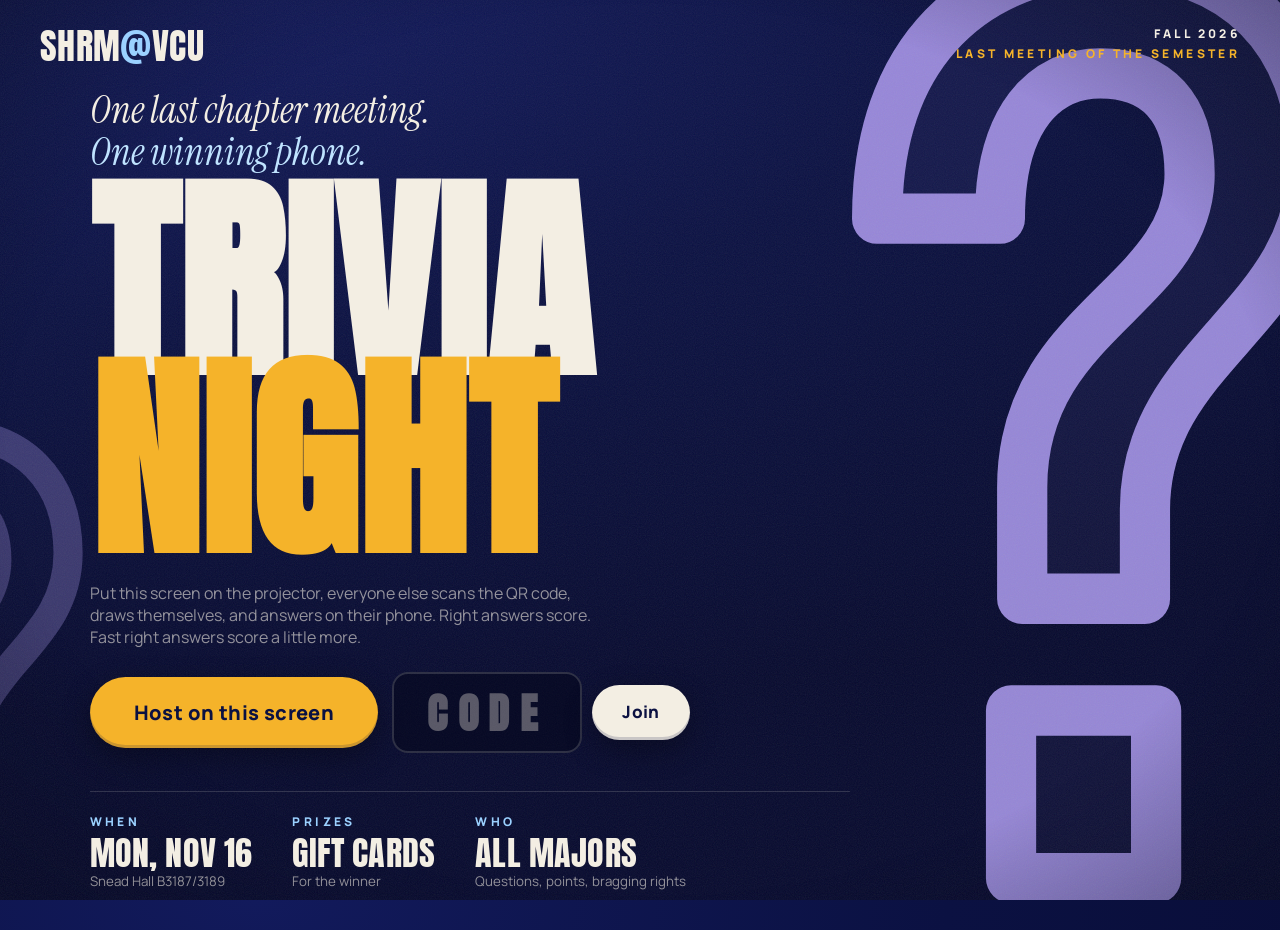
<file: index.html>
<!DOCTYPE html>
<html lang="en">
<head>
<meta charset="utf-8">
<meta name="viewport" content="width=device-width, initial-scale=1, viewport-fit=cover, maximum-scale=1">
<meta name="theme-color" content="#0B1142">
<title>Trivia Night — SHRM at VCU</title>
<meta name="description" content="SHRM at VCU Trivia Night. Draw yourself, join from your phone, answer fast.">
<meta property="og:title" content="SHRM@VCU Trivia Night">
<meta property="og:description" content="One last chapter meeting. One winning table. Join from your phone.">
<meta property="og:type" content="website">
<link rel="icon" href="data:image/svg+xml,%3Csvg xmlns='http://www.w3.org/2000/svg' viewBox='0 0 64 64'%3E%3Crect width='64' height='64' rx='12' fill='%230B1142'/%3E%3Ctext x='32' y='50' font-family='Impact,sans-serif' font-size='48' fill='%23A896EA' text-anchor='middle'%3E%3F%3C/text%3E%3C/svg%3E">
<link rel="preconnect" href="https://fonts.googleapis.com">
<link rel="preconnect" href="https://fonts.gstatic.com" crossorigin>
<link href="https://fonts.googleapis.com/css2?family=Anton&family=Instrument+Serif:ital@1&family=Manrope:wght@600;700;800&display=swap" rel="stylesheet">
<link rel="stylesheet" href="css/style.css">
</head>
<body>

<div class="bg">
  <div class="qmark"><svg viewBox="0 0 100 190" preserveAspectRatio="none"><path d="M14 52 C14 18 36 6 56 6 C78 6 92 20 92 42 C92 70 62 76 62 104 L62 120 L40 120 L40 100 C40 70 70 66 70 44 C70 32 64 26 54 26 C44 26 36 34 36 52 Z M38 140 L64 140 L64 170 L38 170 Z"/></svg></div>
  <div class="qmark two"><svg viewBox="0 0 100 190" preserveAspectRatio="none"><path d="M14 52 C14 18 36 6 56 6 C78 6 92 20 92 42 C92 70 62 76 62 104 L62 120 L40 120 L40 100 C40 70 70 66 70 44 C70 32 64 26 54 26 C44 26 36 34 36 52 Z M38 140 L64 140 L64 170 L38 170 Z"/></svg></div>
  <div class="vignette"></div>
</div>
<div class="grain"></div>

<main id="app"></main>

<script src="vendor/qrcode.min.js"></script>
<script src="js/questions.js"></script>
<script src="js/ui.js"></script>
<script src="js/net.js"></script>
<script src="js/avatar.js"></script>
<script src="js/host.js"></script>
<script src="js/player.js"></script>
<script>
(function () {
  "use strict";
  var U = window.UI;

  function hashCode() {
    var h = (location.hash || "").replace(/^#\/?/, "").trim().toUpperCase();
    return /^[A-Z0-9]{4}$/.test(h) ? h : "";
  }

  function paintLanding() {
    U.render(
      '<div class="topbar"><div class="wordmark">SHRM<b>@</b>VCU</div>' +
        '<div class="right"><div class="eyebrow">Fall 2026</div><div class="eyebrow gold">Last meeting of the semester</div></div></div>' +
      '<div class="landing">' +
        '<p class="tag serif rise">One last chapter meeting.<br><span class="sky">One winning phone.</span></p>' +
        '<h1 class="display rise d1"><span class="l1">Trivia</span><span class="l2">Night</span></h1>' +
        '<p class="blurb rise d2">Put this screen on the projector, everyone else scans the QR code, draws themselves, ' +
        'and answers on their phone. Right answers score. Fast right answers score a little more.</p>' +
        '<div class="actions rise d3">' +
          '<button class="btn gold big" id="hostBtn">Host on this screen</button>' +
          '<form class="joinform" id="joinForm">' +
            '<input class="field codefield" id="codeIn" maxlength="4" placeholder="CODE" ' +
            'autocomplete="off" autocapitalize="characters" spellcheck="false" inputmode="text">' +
            '<button class="btn" type="submit">Join</button>' +
          '</form>' +
        '</div>' +
        '<div class="facts rise d4">' +
          '<div><div class="eyebrow">When</div><div class="display">Mon, Nov 16</div><small>Snead Hall B3187/3189</small></div>' +
          '<div><div class="eyebrow">Prizes</div><div class="display">Gift cards</div><small>For the winner</small></div>' +
          '<div><div class="eyebrow">Who</div><div class="display">All majors</div><small>Questions, points, bragging rights</small></div>' +
        '</div>' +
      '</div>'
    );
    U.on("#hostBtn", "click", function () {
      history.replaceState(null, "", location.pathname + "?host=1");
      startHost();
    });
    document.getElementById("joinForm").addEventListener("submit", function (e) {
      e.preventDefault();
      var v = (document.getElementById("codeIn").value || "").trim().toUpperCase();
      if (!/^[A-Z0-9]{4}$/.test(v)) { U.toast("That code should be 4 characters", true); return; }
      location.hash = "#" + v;
      startPlayer(v);
    });
    document.getElementById("codeIn").addEventListener("input", function (e) {
      e.target.value = e.target.value.toUpperCase().replace(/[^A-Z0-9]/g, "");
    });
  }

  var booted = false;
  function startHost() {
    if (booted) return; booted = true;
    document.title = "Trivia Night — host";
    document.body.classList.add("is-host");
    window.HOST.start();
  }
  function startPlayer(code) {
    if (booted) return; booted = true;
    document.title = "Trivia Night — " + code;
    document.body.classList.add("is-player");
    window.PLAYER.start(code);
  }

  var params = new URLSearchParams(location.search);
  if (params.get("host")) startHost();
  else if (hashCode()) startPlayer(hashCode());
  else paintLanding();

  window.addEventListener("hashchange", function () {
    if (!booted && hashCode()) startPlayer(hashCode());
  });
})();
</script>
</body>
</html>
</file>
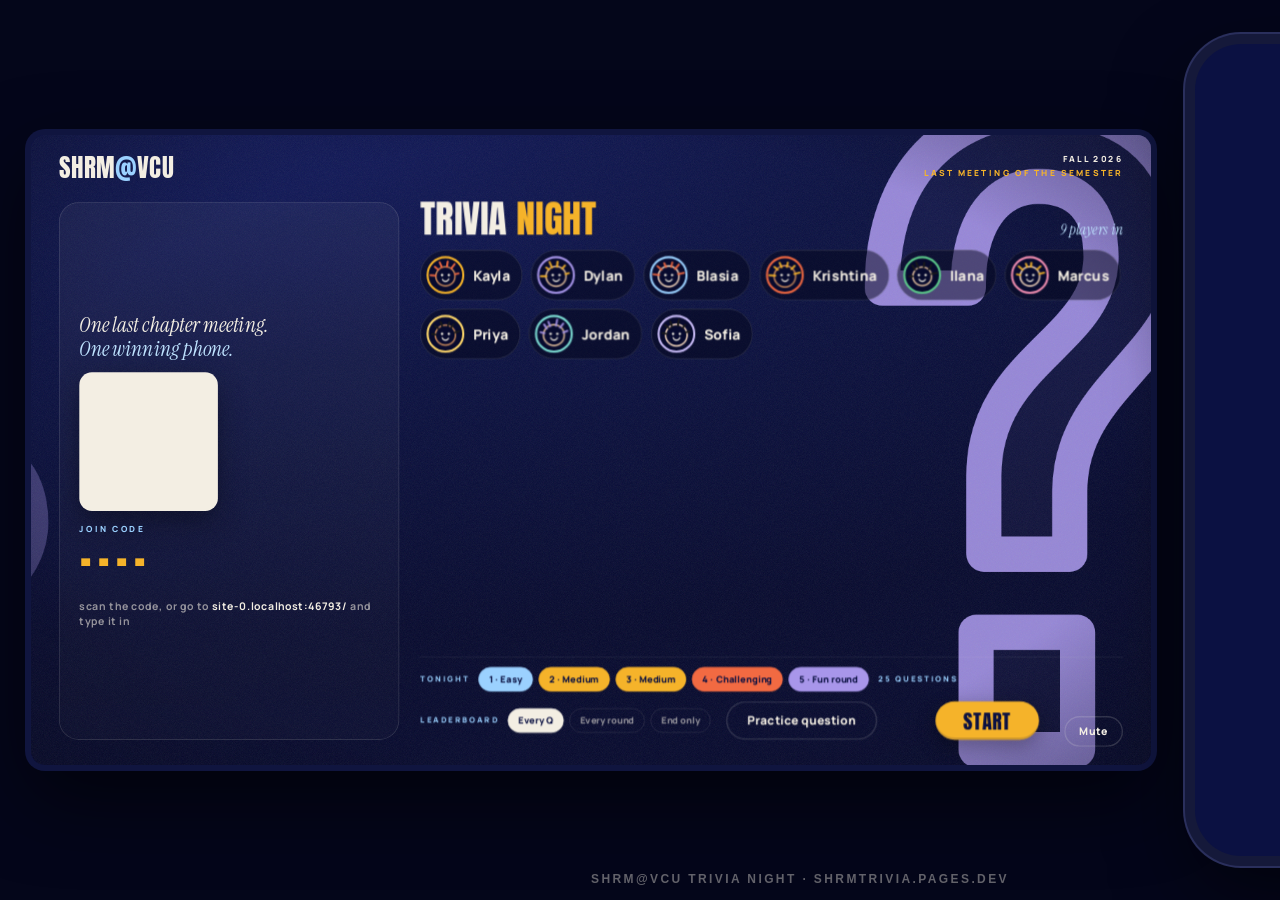
<file: tools/demo.html>
<!DOCTYPE html>
<html lang="en">
<head>
<meta charset="utf-8">
<title>Trivia Night demo: big screen + phone</title>
<style>
  html, body { margin: 0; height: 100%; background: #04061A; font-family: "Manrope", "Segoe UI", sans-serif; color: #F3EEE3; overflow: hidden; }
  .wrap { position: relative; width: 1600px; height: 900px; display: flex; align-items: center; justify-content: center; gap: 44px; }
  .label { position: absolute; top: 14px; font-weight: 800; font-size: 12px; letter-spacing: .3em; text-transform: uppercase; color: #9BD1FF; }
  .screen { position: relative; width: 1120px; height: 630px; border-radius: 14px; overflow: hidden; box-shadow: 0 0 0 6px #10153F, 0 30px 80px rgba(0,0,0,.6); background: #0B1142; }
  .screen .label { left: 0; top: -34px; }
  .screen iframe { width: 1600px; height: 900px; border: 0; transform: scale(.7); transform-origin: 0 0; }
  .phone { position: relative; width: 375px; height: 812px; border-radius: 46px; overflow: hidden; box-shadow: 0 0 0 10px #15193A, 0 0 0 12px #2A2F5C, 0 30px 80px rgba(0,0,0,.6); background: #0B1142; }
  .phone .label { left: 0; right: 0; text-align: center; top: -34px; }
  .phone iframe { width: 375px; height: 812px; border: 0; }
  .phone::after { content: ""; position: absolute; left: 50%; top: 10px; width: 120px; height: 28px; margin-left: -60px; background: #15193A; border-radius: 999px; pointer-events: none; }
  .holder { position: relative; }
  .foot { position: absolute; left: 0; right: 0; bottom: 14px; text-align: center; font-size: 12px; letter-spacing: .2em; text-transform: uppercase; color: rgba(243,238,227,.4); font-weight: 800; }
</style>
</head>
<body>
<div class="wrap">
  <div class="holder"><div class="label">Big screen (projector)</div><div class="screen"><iframe id="host" src="../?host=1&bots=9&fast"></iframe></div></div>
  <div class="holder"><div class="label">A player's phone</div><div class="phone"><iframe id="phone" src="about:blank"></iframe></div></div>
  <div class="foot">SHRM@VCU Trivia Night · shrmtrivia.pages.dev</div>
</div>
<script>
  // Once the host has a room code, point the phone at it (same origin, so we can peek).
  var t = setInterval(function () {
    try {
      var w = document.getElementById("host").contentWindow;
      var code = w.TRIVIA && w.TRIVIA.state().code;
      if (code) { document.getElementById("phone").src = "../#" + code; clearInterval(t); }
    } catch (e) {}
  }, 300);
</script>
</body>
</html>
</file>
<file: css/style.css>
/* SHRM TRIVIA NIGHT - styled after the Fall 2026 Trivia Night flyer:
   deep navy ground, cream + gold condensed display type, italic serif taglines,
   a giant outlined lavender question mark drifting behind everything. */

:root {
  --navy: #0B1142;
  --navy-2: #070A2E;
  --ink: #04061A;
  --cream: #F3EEE3;
  --cream-2: #E8E1D1;
  --gold: #F5B32A;
  --gold-2: #FFCB5C;
  --lav: #A896EA;
  --lav-2: #C7BAF5;
  --sky: #9BD1FF;
  --sky-2: #BFE3FF;
  --melon: #F26A42;
  --mute: rgba(243, 238, 227, .58);
  --line: rgba(243, 238, 227, .16);
  --display: "Anton", "Impact", "Arial Narrow", sans-serif;
  --serif: "Instrument Serif", "Georgia", serif;
  --sans: "Manrope", "Segoe UI", system-ui, sans-serif;
  --ease: cubic-bezier(.2, .8, .2, 1);
  --spring: cubic-bezier(.34, 1.56, .64, 1);
}

* { box-sizing: border-box; }
html, body { height: 100%; }
body {
  margin: 0;
  background: var(--navy);
  background-image:
    radial-gradient(120% 80% at 20% 0%, #121A5C 0%, var(--navy) 45%, var(--navy-2) 100%);
  color: var(--cream);
  font-family: var(--sans);
  font-size: 16px;
  line-height: 1.35;
  overflow: auto;
  -webkit-font-smoothing: antialiased;
  -webkit-tap-highlight-color: transparent;
}
button, input { font: inherit; color: inherit; }
button { cursor: pointer; }
img { display: block; }

/* ---------------- background ---------------- */
.bg { position: fixed; inset: 0; z-index: 0; pointer-events: none; overflow: hidden; }
.bg .qmark {
  position: absolute; right: -6vw; top: -8vh; width: 62vmin; height: 118vmin;
  color: var(--lav); opacity: .9;
  animation: qfloat 14s ease-in-out infinite;
  will-change: transform;
}
.bg .qmark.two {
  left: -18vw; right: auto; top: 46vh; width: 36vmin; height: 70vmin;
  opacity: .32; animation-duration: 19s; animation-delay: -6s;
}
.bg .qmark svg { width: 100%; height: 100%; overflow: visible; }
.bg .qmark path { fill: rgba(168, 150, 234, .07); stroke: currentColor; stroke-width: 9; stroke-linejoin: round; }
@keyframes qfloat {
  0%, 100% { transform: translate3d(0, 0, 0) rotate(-2deg); }
  50% { transform: translate3d(-1.5vw, 2.5vh, 0) rotate(2deg); }
}
.bg .vignette { position: absolute; inset: 0; background: radial-gradient(90% 90% at 50% 50%, transparent 55%, rgba(4, 6, 26, .75) 100%); }
.grain {
  position: fixed; inset: 0; z-index: 1; pointer-events: none; opacity: .09;
  background-image: url("data:image/svg+xml,%3Csvg xmlns='http://www.w3.org/2000/svg' width='220' height='220'%3E%3Cfilter id='n'%3E%3CfeTurbulence type='fractalNoise' baseFrequency='.9' numOctaves='2' stitchTiles='stitch'/%3E%3C/filter%3E%3Crect width='100%25' height='100%25' filter='url(%23n)'/%3E%3C/svg%3E");
  /* Static on purpose: an animated grain reads as the question mark shaking on some screens. */
}

#app { position: relative; z-index: 2; height: 100%; }
#confetti { position: fixed; inset: 0; z-index: 50; pointer-events: none; }
#toast {
  position: fixed; left: 50%; bottom: 28px; transform: translate(-50%, 20px); z-index: 60;
  background: var(--cream); color: var(--navy); font-weight: 700; padding: 12px 18px; border-radius: 999px;
  opacity: 0; transition: all .3s var(--ease); pointer-events: none; max-width: 90vw; text-align: center;
}
#toast.show { opacity: 1; transform: translate(-50%, 0); }
#toast.bad { background: var(--melon); color: var(--cream); }

/* ---------------- type ---------------- */
.display { font-family: var(--display); text-transform: uppercase; letter-spacing: .005em; line-height: .88; }
.serif { font-family: var(--serif); font-style: italic; font-weight: 400; letter-spacing: 0; }
.eyebrow { font-family: var(--sans); font-weight: 800; font-size: 12px; letter-spacing: .28em; text-transform: uppercase; }
.gold { color: var(--gold); } .lav { color: var(--lav); } .sky { color: var(--sky); } .cream { color: var(--cream); } .melon { color: var(--melon); }

/* ---------------- shared chrome ---------------- */
.topbar {
  position: absolute; left: 0; right: 0; top: 0; z-index: 5;
  display: flex; align-items: center; justify-content: space-between;
  padding: 26px 40px 0;
}
.wordmark { font-family: var(--display); font-size: 36px; line-height: 1; letter-spacing: .01em; color: var(--cream); }
.wordmark b { color: var(--sky); font-weight: 400; }
.topbar .right { text-align: right; }
.topbar .right .eyebrow { color: var(--cream); font-size: 12px; margin-bottom: 4px; }
.topbar .right .eyebrow.gold { color: var(--gold); }

.btn {
  display: inline-flex; align-items: center; justify-content: center; gap: 10px;
  background: var(--cream); color: var(--navy); border: 0; border-radius: 999px;
  padding: 16px 30px; font-weight: 800; font-size: 17px; letter-spacing: .02em;
  box-shadow: 0 10px 30px rgba(0, 0, 0, .3), inset 0 -3px 0 rgba(11, 17, 66, .18);
  transition: transform .18s var(--spring), box-shadow .18s, filter .18s;
}
.btn:hover { transform: translateY(-2px); filter: brightness(1.04); }
.btn:active { transform: translateY(1px) scale(.98); }
.btn.gold { background: var(--gold); color: var(--navy); }
.btn.lav { background: var(--lav); color: var(--navy); }
.btn.ghost { background: transparent; color: var(--cream); box-shadow: inset 0 0 0 2px var(--line); }
.btn.big { padding: 22px 44px; font-size: 20px; }
.btn[disabled] { opacity: .45; pointer-events: none; }
.btn.display { font-family: var(--display); font-weight: 400; font-size: 28px; letter-spacing: .04em; padding: 16px 40px 14px; }

.field {
  width: 100%; background: rgba(4, 6, 26, .5); border: 2px solid var(--line); border-radius: 16px;
  padding: 16px 18px; font-size: 20px; font-weight: 700; color: var(--cream); outline: 0;
  transition: border-color .2s, box-shadow .2s;
}
.field::placeholder { color: rgba(243, 238, 227, .35); font-weight: 600; }
.field:focus { border-color: var(--gold); box-shadow: 0 0 0 4px rgba(245, 179, 42, .18); }
.codefield { text-align: center; font-family: var(--display); font-size: 42px; letter-spacing: .25em; text-transform: uppercase; padding: 12px 10px 8px; }

.rule { height: 1px; background: var(--line); }

/* ---------------- landing ---------------- */
.landing {
  min-height: 100%; display: flex; flex-direction: column; justify-content: center; align-items: flex-start;
  padding: 90px 7vw 40px; max-width: 980px;
}
.landing .tag { font-size: clamp(22px, 3.2vw, 38px); color: var(--cream); line-height: 1.1; margin: 0 0 14px; }
.landing .tag .sky { color: var(--sky-2); }
.landing h1 { margin: 0 0 26px; font-size: clamp(84px, 17vw, 230px); }
.landing h1 .l1 { display: block; color: var(--cream); }
.landing h1 .l2 { display: block; color: var(--gold); margin-top: -.06em; }
.landing .blurb { color: var(--mute); max-width: 520px; margin: 0 0 24px; font-size: 16px; }
.landing .actions { display: flex; gap: 14px; flex-wrap: wrap; align-items: center; }
.joinform { display: flex; gap: 10px; align-items: center; }
.joinform .codefield { width: 190px; }
.landing .facts { display: flex; gap: 40px; margin-top: 38px; padding-top: 22px; border-top: 1px solid var(--line); width: 100%; max-width: 760px; }
.landing .facts .eyebrow { color: var(--sky); margin-bottom: 8px; }
.landing .facts .display { font-size: 34px; }
.landing .facts small { display: block; color: var(--mute); margin-top: 4px; }

/* ---------------- reveal animations ---------------- */
.rise { animation: rise .7s var(--ease) both; }
.rise.d1 { animation-delay: .08s; } .rise.d2 { animation-delay: .16s; } .rise.d3 { animation-delay: .24s; } .rise.d4 { animation-delay: .32s; } .rise.d5 { animation-delay: .4s; }
@keyframes rise { from { opacity: 0; transform: translateY(26px); } to { opacity: 1; transform: none; } }
.pop { animation: pop .55s var(--spring) both; }
@keyframes pop { from { opacity: 0; transform: scale(.6) rotate(-4deg); } to { opacity: 1; transform: none; } }
.pulse { animation: pulse 1.6s ease-in-out infinite; }
@keyframes pulse { 0%, 100% { opacity: .55; } 50% { opacity: 1; } }
.shake { animation: shake .5s; }
@keyframes shake { 0%, 100% { transform: none; } 20% { transform: translateX(-8px); } 40% { transform: translateX(8px); } 60% { transform: translateX(-5px); } 80% { transform: translateX(5px); } }

/* ============================================================
   HOST (big screen)
   ============================================================ */
.host { height: 100%; position: relative; }
.host .stage { position: absolute; inset: 0; padding: 96px 40px 36px; display: flex; flex-direction: column; }

/* -- lobby -- */
.lobby { display: grid; grid-template-columns: minmax(330px, 32%) minmax(0, 1fr); gap: 30px; height: 100%; min-width: 0; }
.lobby .join {
  display: flex; flex-direction: column; gap: 18px; justify-content: center;
  padding: 26px 28px; border: 1px solid var(--line); border-radius: 28px;
  background: linear-gradient(180deg, rgba(243, 238, 227, .05), rgba(243, 238, 227, .02));
  position: relative; overflow: hidden;
}
.lobby .join .tag { font-size: clamp(20px, 2vw, 30px); line-height: 1.1; margin: 0; }
.lobby .join .tag .sky { color: var(--sky-2); }
.lobby .qr { width: min(260px, 22vh); height: min(260px, 22vh); background: var(--cream); padding: 10px; border-radius: 18px; align-self: flex-start; box-shadow: 0 14px 40px rgba(0, 0, 0, .35); }
.lobby .qr img, .lobby .qr canvas { width: 100% !important; height: 100% !important; border-radius: 8px; }
.lobby .codewrap .eyebrow { color: var(--sky); margin-bottom: 4px; }
.lobby .code { font-size: clamp(64px, 9vh, 112px); color: var(--gold); letter-spacing: .08em; }
.lobby .url { color: var(--mute); font-weight: 700; letter-spacing: .06em; font-size: 15px; text-transform: lowercase; }
.lobby .url b { color: var(--cream); }

.lobby .room { display: flex; flex-direction: column; min-height: 0; min-width: 0; }
.lobby .room .head { display: flex; align-items: baseline; justify-content: space-between; margin-bottom: 14px; }
.lobby .room .head .display { font-size: clamp(42px, 6vh, 72px); }
.lobby .room .head .display b { color: var(--gold); font-weight: 400; }
.lobby .room .head .serif { color: var(--sky-2); font-size: 22px; }
.roster { flex: 1; min-height: 0; overflow: hidden; display: flex; flex-wrap: wrap; gap: 12px; align-content: flex-start; }
.roster .empty { width: 100%; color: var(--mute); font-size: 20px; padding: 30px 0; }
.pcard {
  display: flex; align-items: center; gap: 12px; padding: 8px 16px 8px 8px; border-radius: 999px;
  background: rgba(4, 6, 26, .5); border: 1px solid var(--line);
  animation: pop .6s var(--spring) both;
}
.pcard .av { width: 54px; height: 54px; border-radius: 50%; background: var(--navy-2); border: 3px solid var(--pc, var(--gold)); overflow: hidden; flex: none; }
.pcard .av img { width: 100%; height: 100%; object-fit: cover; }
.pcard .nm { font-weight: 800; font-size: 20px; letter-spacing: .01em; white-space: nowrap; }
.pcard.gone { opacity: .35; filter: grayscale(1); }

.lobby .settings { display: flex; align-items: center; gap: 14px 22px; flex-wrap: wrap; padding-top: 14px; border-top: 1px solid var(--line); margin-top: 12px; }
.lobby .settings .grp { display: flex; align-items: center; gap: 8px; flex-wrap: wrap; }
.lobby .settings .eyebrow { color: var(--sky); margin-right: 4px; font-size: 11px; }
.chip {
  border: 1.5px solid var(--line); background: transparent; color: var(--mute); border-radius: 999px;
  padding: 8px 14px; font-weight: 800; font-size: 13px; letter-spacing: .02em; transition: all .15s; white-space: nowrap;
}
.chip.on { background: var(--cream); color: var(--navy); border-color: var(--cream); }
.chip.on.gold { background: var(--gold); border-color: var(--gold); }
.chip.on.lav { background: var(--lav); border-color: var(--lav); }
.chip.on.sky { background: var(--sky); border-color: var(--sky); }
.chip.on.melon { background: var(--melon); border-color: var(--melon); }
.lobby .settings .start { margin-left: auto; margin-right: 120px; }

/* -- question header -- */
.qhead { display: flex; align-items: center; justify-content: space-between; margin-bottom: 18px; }
.qhead .cat { display: flex; align-items: center; gap: 14px; }
.qhead .cat .pill { font-family: var(--display); font-size: 22px; letter-spacing: .04em; padding: 8px 16px 6px; border-radius: 10px; background: var(--gold); color: var(--navy); }
.qhead .cat .pill.lav { background: var(--lav); } .qhead .cat .pill.sky { background: var(--sky); } .qhead .cat .pill.melon { background: var(--melon); color: var(--cream); } .qhead .cat .pill.cream { background: var(--cream); }
.qhead .cat .serif { color: var(--sky-2); font-size: 22px; }
.qhead .num { font-family: var(--display); font-size: 30px; color: var(--mute); letter-spacing: .05em; }
.qhead .num b { color: var(--cream); font-weight: 400; }

.timer { position: relative; height: 10px; border-radius: 999px; background: rgba(243, 238, 227, .12); overflow: hidden; margin-bottom: 26px; }
.timer i { position: absolute; left: 0; top: 0; bottom: 0; width: 100%; background: linear-gradient(90deg, var(--gold), var(--gold-2)); transform-origin: left; border-radius: 999px; }
.timer.hot i { background: linear-gradient(90deg, var(--melon), var(--gold)); }

.question { flex: 1; display: flex; flex-direction: column; justify-content: center; min-height: 0; }
.question .text { font-weight: 800; font-size: clamp(34px, 5.2vw, 74px); line-height: 1.06; letter-spacing: -.012em; max-width: 1200px; text-wrap: balance; }
.question.read .text { font-size: clamp(44px, 6.4vw, 96px); }
.question .readhint { margin-top: 28px; color: var(--sky-2); font-size: 28px; }
.question .readhint b { color: var(--gold); font-family: var(--display); font-weight: 400; font-size: 34px; letter-spacing: .04em; }

.answers { display: grid; grid-template-columns: 1fr 1fr; gap: 16px; margin-top: 10px; }
.opt {
  position: relative; display: flex; align-items: center; gap: 18px; padding: 22px 26px; border-radius: 20px;
  background: rgba(4, 6, 26, .55); border: 2px solid var(--line); min-height: 108px;
  font-weight: 800; font-size: clamp(22px, 2.5vw, 36px); line-height: 1.08;
  animation: rise .6s var(--ease) both; overflow: hidden; transition: opacity .4s, transform .4s var(--ease), border-color .3s, background .3s;
}
.opt:nth-child(2) { animation-delay: .08s; } .opt:nth-child(3) { animation-delay: .16s; } .opt:nth-child(4) { animation-delay: .24s; }
.opt .shape { width: 58px; height: 58px; flex: none; border-radius: 14px; display: grid; place-items: center; color: var(--navy); }
.opt .shape svg { width: 30px; height: 30px; fill: currentColor; }
.opt.gold .shape { background: var(--gold); } .opt.lav .shape { background: var(--lav); } .opt.sky .shape { background: var(--sky); } .opt.melon .shape { background: var(--melon); color: var(--cream); }
.opt .bar { position: absolute; left: 0; bottom: 0; top: 0; width: 0; opacity: .22; transition: width 1s var(--ease); }
.opt.gold .bar { background: var(--gold); } .opt.lav .bar { background: var(--lav); } .opt.sky .bar { background: var(--sky); } .opt.melon .bar { background: var(--melon); }
.opt .cnt { margin-left: auto; font-family: var(--display); font-size: 40px; color: var(--mute); opacity: 0; transition: opacity .4s .5s; }
.opt .label { position: relative; }
.answers.revealed .opt { opacity: .38; }
.answers.revealed .opt.right { opacity: 1; transform: scale(1.02); border-color: var(--cream); background: rgba(243, 238, 227, .1); box-shadow: 0 0 0 4px rgba(245, 179, 42, .35), 0 20px 60px rgba(0, 0, 0, .35); }
.answers.revealed .opt .cnt { opacity: 1; }
.answers.revealed .opt.right .cnt { color: var(--cream); }
.opt .check { position: absolute; right: 22px; top: -40px; font-family: var(--display); font-size: 22px; letter-spacing: .08em; color: var(--navy); background: var(--gold); padding: 6px 12px 4px; border-radius: 8px; transition: top .5s var(--spring) .2s; }
.answers.revealed .opt.right .check { top: 14px; }

.lockedtray { display: flex; align-items: center; gap: 14px; margin-top: 22px; min-height: 48px; }
.lockedtray .eyebrow { color: var(--sky); white-space: nowrap; }
.lockedtray .count { font-family: var(--display); font-size: 34px; color: var(--cream); letter-spacing: .04em; min-width: 110px; }
.lockedtray .count b { color: var(--gold); font-weight: 400; }
.lockedtray .avs { display: flex; gap: -6px; flex-wrap: wrap; }
.lockedtray .avs .mini { width: 40px; height: 40px; border-radius: 50%; border: 2.5px solid var(--pc, var(--gold)); background: var(--navy-2); overflow: hidden; margin-right: -8px; animation: pop .5s var(--spring) both; }
.lockedtray .avs .mini img { width: 100%; height: 100%; object-fit: cover; }

.fastest { display: flex; align-items: center; gap: 16px; margin-top: 22px; padding: 12px 18px 12px 12px; border-radius: 999px; background: rgba(245, 179, 42, .12); border: 1px solid rgba(245, 179, 42, .4); width: max-content; max-width: 100%; animation: rise .6s var(--ease) .7s both; }
.fastest .av { width: 54px; height: 54px; border-radius: 50%; border: 3px solid var(--pc, var(--gold)); background: var(--navy-2); overflow: hidden; }
.fastest .av img { width: 100%; height: 100%; object-fit: cover; }
.fastest .eyebrow { color: var(--gold); }
.fastest .nm { font-weight: 800; font-size: 22px; }
.fastest .ms { font-family: var(--display); font-size: 30px; color: var(--gold); letter-spacing: .03em; }
.fastest .bolt { font-size: 26px; }

.hostctl { position: absolute; right: 40px; bottom: 26px; display: flex; gap: 10px; align-items: center; z-index: 6; }
.hostctl .btn { padding: 12px 22px; font-size: 15px; }
.hostctl .hint { color: var(--mute); font-size: 13px; font-weight: 700; letter-spacing: .04em; margin-right: 8px; }

/* -- leaderboard -- */
.board { display: grid; grid-template-columns: minmax(0, 1fr) minmax(0, 1.6fr); gap: 40px; height: 100%; align-items: center; }
.board .title .display { font-size: clamp(70px, 11vh, 150px); }
.board .title .display .gold { display: block; margin-top: -.04em; }
.board .title .serif { color: var(--sky-2); font-size: clamp(22px, 3vh, 34px); margin-top: 14px; }
.board .title .after { color: var(--mute); font-weight: 700; letter-spacing: .1em; text-transform: uppercase; font-size: 13px; margin-top: 24px; }
.rows { position: relative; height: 100%; max-height: 72vh; }
.row {
  position: absolute; left: 0; right: 0; display: flex; align-items: center; gap: 16px; padding: 0 20px 0 10px;
  border-radius: 999px; background: rgba(4, 6, 26, .5); border: 1px solid var(--line);
  transition: top .9s var(--spring), opacity .4s, transform .4s;
}
.row.enter { animation: rise .6s var(--ease) both; }
.row .rk { font-family: var(--display); font-size: 30px; color: var(--mute); width: 46px; text-align: center; letter-spacing: .02em; }
.row.top1 .rk { color: var(--gold); }
.row .av { width: 50px; height: 50px; border-radius: 50%; border: 3px solid var(--pc, var(--gold)); background: var(--navy-2); overflow: hidden; flex: none; }
.row .av img { width: 100%; height: 100%; object-fit: cover; }
.row .nm { font-weight: 800; font-size: 24px; flex: 1; white-space: nowrap; overflow: hidden; text-overflow: ellipsis; }
.row .delta { font-weight: 800; font-size: 16px; color: var(--gold); opacity: 0; transform: translateY(6px); transition: all .5s var(--ease) .9s; }
.row .delta.show { opacity: 1; transform: none; }
.row .delta.zero { color: var(--mute); }
.row .sc { font-family: var(--display); font-size: 34px; letter-spacing: .03em; min-width: 110px; text-align: right; }
.row.top1 { background: linear-gradient(90deg, rgba(245, 179, 42, .18), rgba(4, 6, 26, .5)); border-color: rgba(245, 179, 42, .5); }

/* -- podium -- */
.podium { height: 100%; display: flex; flex-direction: column; padding-bottom: 54px; }
.podium .title { text-align: center; margin-bottom: 4px; position: relative; z-index: 2; }
.podium .title .serif { color: var(--sky-2); font-size: clamp(22px, 3vh, 34px); }
.podium .title .display { font-size: clamp(54px, 8.5vh, 110px); }
.podium .title .display .gold { color: var(--gold); }
.stands { flex: 1; display: flex; align-items: flex-end; justify-content: center; gap: 24px; padding: 0 60px 10px; min-height: 0; }
.stand { display: flex; flex-direction: column; align-items: center; width: 28%; max-width: 360px; }
.stand .who { display: flex; flex-direction: column; align-items: center; gap: 8px; margin-bottom: 14px; animation: pop .7s var(--spring) both; }
.stand .av { width: clamp(80px, 13vh, 130px); height: clamp(80px, 13vh, 130px); border-radius: 50%; border: 5px solid var(--pc, var(--gold)); background: var(--navy-2); overflow: hidden; box-shadow: 0 20px 50px rgba(0, 0, 0, .4); }
.stand .av img { width: 100%; height: 100%; object-fit: cover; }
.stand .nm { font-weight: 800; font-size: clamp(20px, 3vh, 32px); text-align: center; }
.stand .sc { font-family: var(--display); font-size: clamp(24px, 4vh, 40px); color: var(--gold); letter-spacing: .03em; }
.stand .block {
  width: 100%; border-radius: 22px 22px 0 0; display: grid; place-items: start center; padding-top: 12px;
  font-family: var(--display); font-size: clamp(48px, 9vh, 110px); color: var(--navy); line-height: 1;
  transform-origin: bottom; animation: grow 1s var(--ease) both;
}
@keyframes grow { from { transform: scaleY(0); } to { transform: scaleY(1); } }
.stand.p1 .block { height: 27vh; background: linear-gradient(180deg, var(--gold-2), var(--gold)); animation-delay: .9s; }
.stand.p1 .who { animation-delay: 1.5s; }
.stand.p2 .block { height: 19vh; background: linear-gradient(180deg, var(--cream), var(--cream-2)); animation-delay: .5s; }
.stand.p2 .who { animation-delay: 1.1s; }
.stand.p3 .block { height: 13vh; background: linear-gradient(180deg, var(--lav-2), var(--lav)); animation-delay: .2s; }
.stand.p3 .who { animation-delay: .8s; }
.podium .rest { display: flex; gap: 10px; justify-content: center; flex-wrap: wrap; padding: 14px 0 0; border-top: 1px solid var(--line); }
.podium .rest .pcard { padding: 4px 12px 4px 4px; } .podium .rest .pcard .av { width: 36px; height: 36px; } .podium .rest .pcard .nm { font-size: 15px; }
.podium .rest .pcard .rk { color: var(--mute); font-weight: 800; font-size: 13px; }

/* ============================================================
   PLAYER (phone)
   ============================================================ */
.player { min-height: 100%; display: flex; flex-direction: column; padding: 18px 18px 26px; padding-top: max(18px, env(safe-area-inset-top)); overflow: auto; }
body.is-host { overflow: hidden; }
.player .top { display: flex; align-items: center; justify-content: space-between; margin-bottom: 10px; }
.player .top .wordmark { font-size: 24px; }
.player .top .eyebrow { color: var(--gold); font-size: 10px; }
.player .top .me { display: flex; align-items: center; gap: 8px; font-weight: 800; font-size: 14px; }
.player .top .me .av { width: 30px; height: 30px; border-radius: 50%; border: 2px solid var(--pc, var(--gold)); background: var(--navy-2); overflow: hidden; }
.player .top .me .av img { width: 100%; height: 100%; object-fit: cover; }
.player .body { flex: 1; display: flex; flex-direction: column; }
.player h1.display { font-size: clamp(46px, 15vw, 72px); margin: 8px 0 6px; }
.player .tag { font-size: 20px; color: var(--sky-2); margin: 0 0 18px; line-height: 1.15; }
.player label.eyebrow { display: block; color: var(--sky); margin: 14px 0 8px; font-size: 11px; }
.player .btn.wide { width: 100%; margin-top: 18px; }

/* drawing pad */
.pad-wrap { position: relative; width: 100%; max-width: 340px; aspect-ratio: 1; margin: 0 auto; border-radius: 22px; overflow: hidden; background: rgba(4, 6, 26, .6); border: 2px solid var(--line); box-shadow: inset 0 0 0 1px rgba(243, 238, 227, .04); }
.pad { width: 100%; height: 100%; display: block; touch-action: none; cursor: crosshair; }
.pad-hint { position: absolute; inset: 0; display: grid; place-items: center; pointer-events: none; color: rgba(243, 238, 227, .3); font-family: var(--serif); font-style: italic; font-size: 24px; transition: opacity .3s; }
.pad-hint.off { opacity: 0; }
.pad-tools { max-width: 340px; margin: 12px auto 0; }
.pad-colors { display: grid; grid-template-columns: repeat(7, 1fr); gap: 8px; }
.swatch { width: 100%; aspect-ratio: 1; border-radius: 50%; border: 3px solid transparent; background: var(--c); padding: 0; transition: transform .15s var(--spring), border-color .15s; box-shadow: 0 2px 8px rgba(0, 0, 0, .3); }
.swatch.on { border-color: var(--cream); transform: scale(1.15); }
.pad-row { display: flex; align-items: center; gap: 8px; margin-top: 12px; }
.pad-sizes { display: flex; gap: 4px; margin-right: auto; }
.szbtn { width: 40px; height: 40px; border-radius: 12px; border: 1.5px solid var(--line); background: transparent; display: grid; place-items: center; padding: 0; }
.szbtn i { display: block; border-radius: 50%; background: var(--cream); }
.szbtn.on { background: rgba(243, 238, 227, .14); border-color: var(--cream); }
.padbtn { border: 1.5px solid var(--line); background: transparent; color: var(--cream); border-radius: 999px; padding: 9px 13px; font-weight: 800; font-size: 13px; }
.padbtn.on { background: var(--lav); color: var(--navy); border-color: var(--lav); }

/* waiting */
.wait { flex: 1; display: flex; flex-direction: column; align-items: center; justify-content: center; text-align: center; gap: 10px; }
.wait .bigav { width: 170px; height: 170px; border-radius: 50%; border: 5px solid var(--pc, var(--gold)); background: var(--navy-2); overflow: hidden; box-shadow: 0 20px 50px rgba(0, 0, 0, .4); animation: pop .7s var(--spring) both; }
.wait .bigav img { width: 100%; height: 100%; object-fit: cover; }
.wait .display { font-size: clamp(40px, 13vw, 64px); margin-top: 10px; }
.wait .display .gold { color: var(--gold); }
.wait .serif { color: var(--sky-2); font-size: 22px; }
.wait .sub { color: var(--mute); font-weight: 700; font-size: 14px; letter-spacing: .06em; text-transform: uppercase; }
.wait .count { font-family: var(--display); font-size: 26px; color: var(--cream); letter-spacing: .05em; margin-top: 10px; }
.wait .count b { color: var(--gold); font-weight: 400; }

/* phone question */
.pq { flex: 1; display: flex; flex-direction: column; }
.pq .meta { display: flex; justify-content: space-between; align-items: center; margin-bottom: 8px; }
.pq .meta .num { font-family: var(--display); font-size: 20px; color: var(--mute); letter-spacing: .05em; }
.pq .meta .num b { color: var(--cream); font-weight: 400; }
.pq .meta .cat { font-family: var(--display); font-size: 15px; padding: 5px 10px 3px; border-radius: 7px; background: var(--gold); color: var(--navy); letter-spacing: .04em; }
.pq .meta .cat.lav { background: var(--lav); } .pq .meta .cat.sky { background: var(--sky); } .pq .meta .cat.melon { background: var(--melon); color: var(--cream); } .pq .meta .cat.cream { background: var(--cream); }
.pq .timer { margin: 6px 0 12px; height: 8px; }
.pq .qt { font-weight: 800; font-size: 20px; line-height: 1.2; margin-bottom: 14px; text-wrap: balance; }
.pbtns { display: grid; grid-template-columns: 1fr; gap: 10px; flex: 1; }
.pbtn {
  display: flex; align-items: center; gap: 14px; text-align: left; padding: 16px 16px; border-radius: 18px; border: 0;
  color: var(--navy); font-weight: 800; font-size: 18px; line-height: 1.15; min-height: 72px;
  box-shadow: 0 8px 24px rgba(0, 0, 0, .3), inset 0 -4px 0 rgba(0, 0, 0, .14);
  transition: transform .15s var(--spring), opacity .3s, filter .2s; animation: rise .5s var(--ease) both;
}
.pbtn:nth-child(2) { animation-delay: .06s; } .pbtn:nth-child(3) { animation-delay: .12s; } .pbtn:nth-child(4) { animation-delay: .18s; }
.pbtn:active { transform: scale(.97); }
.pbtn .shape { width: 40px; height: 40px; flex: none; border-radius: 10px; background: rgba(4, 6, 26, .18); display: grid; place-items: center; }
.pbtn .shape svg { width: 22px; height: 22px; fill: currentColor; }
.pbtn.gold { background: var(--gold); } .pbtn.lav { background: var(--lav); } .pbtn.sky { background: var(--sky); } .pbtn.melon { background: var(--melon); color: var(--cream); }
.pbtns.locked .pbtn { opacity: .28; filter: saturate(.4); pointer-events: none; }
.pbtns.locked .pbtn.mine { opacity: 1; filter: none; transform: scale(1.02); box-shadow: 0 0 0 4px var(--cream), 0 12px 30px rgba(0, 0, 0, .4); }

.locked { text-align: center; padding: 14px 0 0; }
.locked .display { font-size: 38px; }
.locked .ms { font-family: var(--display); color: var(--gold); font-size: 30px; letter-spacing: .04em; }
.locked .sub { color: var(--mute); font-weight: 700; font-size: 13px; letter-spacing: .08em; text-transform: uppercase; margin-top: 6px; }

/* result */
.result { flex: 1; display: flex; flex-direction: column; align-items: center; justify-content: center; text-align: center; }
.result .verdict { font-size: clamp(58px, 20vw, 92px); }
.result.right .verdict { color: var(--gold); }
.result.wrong .verdict { color: var(--lav); }
.result .gained { font-family: var(--display); font-size: 48px; color: var(--cream); letter-spacing: .03em; margin-top: 4px; }
.result .gained small { font-size: 20px; color: var(--sky-2); font-family: var(--sans); font-weight: 800; letter-spacing: .08em; display: block; margin-top: 2px; }
.result .ans { color: var(--mute); font-weight: 700; margin-top: 16px; font-size: 15px; max-width: 320px; }
.result .ans b { color: var(--cream); }
.result .rank { margin-top: 26px; display: flex; gap: 28px; }
.result .rank .eyebrow { color: var(--sky); font-size: 10px; margin-bottom: 4px; }
.result .rank .display { font-size: 42px; }
.result .streak { margin-top: 14px; font-family: var(--serif); font-style: italic; color: var(--sky-2); font-size: 20px; }

.final { flex: 1; display: flex; flex-direction: column; align-items: center; justify-content: center; text-align: center; gap: 6px; }
.final .bigav { width: 150px; height: 150px; border-radius: 50%; border: 5px solid var(--pc, var(--gold)); background: var(--navy-2); overflow: hidden; margin-bottom: 10px; animation: pop .7s var(--spring) both; }
.final .bigav img { width: 100%; height: 100%; object-fit: cover; }
.final .place { font-size: clamp(90px, 32vw, 150px); color: var(--gold); }
.final .serif { color: var(--sky-2); font-size: 24px; }
.final .sc { font-family: var(--display); font-size: 36px; letter-spacing: .04em; }
.final .sub { color: var(--mute); font-weight: 700; font-size: 13px; letter-spacing: .08em; text-transform: uppercase; }

.conn { position: fixed; left: 50%; top: 10px; transform: translateX(-50%); z-index: 40; background: var(--melon); color: var(--cream); font-weight: 800; font-size: 12px; letter-spacing: .08em; text-transform: uppercase; padding: 6px 12px; border-radius: 999px; display: none; }
.conn.show { display: block; }

/* ---------------- responsive ---------------- */
@media (max-width: 900px) {
  .landing .actions { flex-direction: column-reverse; align-items: stretch; }
  .joinform { width: 100%; }
  .joinform .codefield { flex: 1; width: auto; min-width: 0; }
  .landing .actions .btn.big { padding: 16px 24px; font-size: 16px; }
  .landing .facts { display: none; }
  .landing h1 { font-size: clamp(72px, 24vw, 140px); }
  .topbar { padding: 18px 20px 0; }
  .wordmark { font-size: 28px; }
  .host .stage { padding: 80px 20px 24px; }
  .lobby { grid-template-columns: 1fr; }
  .board { grid-template-columns: 1fr; }
  .answers { grid-template-columns: 1fr; }
  .landing { padding: 80px 24px 40px; }
  .landing .facts { gap: 20px; flex-wrap: wrap; }
}
@media (prefers-reduced-motion: reduce) {
  /* One-shot reveals finish instantly; looping motion is switched off entirely (never sped up). */
  *, *::before, *::after { animation-duration: .001s !important; animation-iteration-count: 1 !important; transition-duration: .001s !important; }
  .bg .qmark, .grain, .pulse, .winner .rays, .rxi .em, .pad-hint, .empty { animation: none !important; }
  .bg .qmark { transform: none; }
}

/* -- round intro -- */
.roundcard { height: 100%; display: flex; flex-direction: column; align-items: center; justify-content: center; text-align: center; position: relative; }
.roundcard .rn { font-size: clamp(90px, 20vh, 220px); }
.roundcard .rn .gold { color: var(--gold); }
.roundcard .rname { font-size: clamp(28px, 5vh, 54px); color: var(--sky-2); margin-top: 6px; }
.roundcard .rline { color: var(--mute); font-weight: 700; font-size: 20px; margin-top: 34px; letter-spacing: .02em; }
.stamp {
  margin-top: 26px; padding: 10px 26px 8px; border: 4px solid currentColor; border-radius: 14px;
  font-family: var(--display); font-size: clamp(34px, 6vh, 64px); letter-spacing: .12em; text-transform: uppercase; line-height: 1;
  color: var(--gold); transform: rotate(-6deg) scale(2.6); opacity: 0;
  animation: stampin .55s cubic-bezier(.2, .9, .3, 1.3) 1s both;
  box-shadow: 0 0 0 6px rgba(4, 6, 26, .5), 0 20px 60px rgba(0, 0, 0, .4);
  background: rgba(4, 6, 26, .5);
}
.stamp.sky { color: var(--sky); } .stamp.gold { color: var(--gold); } .stamp.melon { color: var(--melon); } .stamp.lav { color: var(--lav); }
@keyframes stampin { 0% { opacity: 0; transform: rotate(-14deg) scale(2.6); } 70% { opacity: 1; transform: rotate(-5deg) scale(.96); } 100% { opacity: 1; transform: rotate(-6deg) scale(1); } }

/* -- winner reveal -- */
.winner { height: 100%; display: flex; flex-direction: column; align-items: center; justify-content: center; text-align: center; position: relative; }
.winner .rays {
  position: absolute; left: 50%; top: 42%; width: 160vmax; height: 160vmax; transform: translate(-50%, -50%); border-radius: 50%; opacity: 0;
  background: repeating-conic-gradient(from 0deg, rgba(245, 179, 42, .16) 0deg 9deg, transparent 9deg 24deg);
  -webkit-mask: radial-gradient(circle, #000 0%, rgba(0, 0, 0, .6) 30%, transparent 62%); mask: radial-gradient(circle, #000 0%, rgba(0, 0, 0, .6) 30%, transparent 62%);
  transition: opacity 1.2s; animation: spin 40s linear infinite; pointer-events: none;
}
.winner .rays.on { opacity: 1; }
@keyframes spin { to { transform: translate(-50%, -50%) rotate(360deg); } }
.winner .eyebrow { font-size: 16px; position: relative; }
.winner .spot { position: relative; width: clamp(160px, 30vh, 300px); height: clamp(160px, 30vh, 300px); margin: 22px 0 14px; }
.winner .spot .av { width: 100%; height: 100%; border-radius: 50%; border: 8px solid var(--pc, var(--gold)); background: var(--navy-2); overflow: hidden; box-shadow: 0 30px 80px rgba(0, 0, 0, .5); transition: transform .12s; }
.winner .spot .av img { width: 100%; height: 100%; object-fit: cover; }
.winner .spot.land .av { animation: land .8s var(--spring) both; box-shadow: 0 0 0 10px rgba(245, 179, 42, .25), 0 0 120px rgba(245, 179, 42, .45), 0 30px 80px rgba(0, 0, 0, .5); }
@keyframes land { 0% { transform: scale(.7); } 60% { transform: scale(1.25); } 100% { transform: scale(1.12); } }
.winner .wname { font-size: clamp(64px, 13vh, 150px); color: var(--cream); opacity: 0; position: relative; }
.winner .wname.slam { animation: slam .6s cubic-bezier(.2, .9, .3, 1.2) .2s both; }
@keyframes slam { 0% { opacity: 0; transform: scale(3) translateY(-20px); filter: blur(10px); } 60% { opacity: 1; transform: scale(.96); filter: blur(0); } 100% { opacity: 1; transform: scale(1); } }
.winner .wsub { font-size: clamp(22px, 4vh, 36px); color: var(--gold); opacity: 0; animation-delay: .9s !important; position: relative; }

/* phone round card */
.pround { flex: 1; display: flex; flex-direction: column; align-items: center; justify-content: center; text-align: center; }
.pround .display { font-size: clamp(48px, 18vw, 80px); }
.pround .display .gold { color: var(--gold); }
.pround .serif { color: var(--sky-2); font-size: 22px; margin-top: 6px; }
.pround .stamp { font-size: 34px; margin-top: 22px; animation-delay: .5s; }

/* -- avatar wall on the reveal -- */
.opt { flex-wrap: wrap; }
.opt .wall { flex-basis: 100%; display: flex; flex-wrap: wrap; align-items: center; min-height: 0; max-height: 0; overflow: hidden; transition: max-height .5s var(--ease), margin .5s; position: relative; padding-left: 6px; }
.answers.wall-on .opt .wall { max-height: 90px; margin-top: 10px; }
.opt .wall .mini { width: 34px; height: 34px; border-radius: 50%; border: 2.5px solid var(--pc, var(--gold)); background: var(--navy-2); overflow: hidden; margin: 0 -7px 4px 0; opacity: 0; animation: pop .45s var(--spring) both; }
.opt .wall .mini img { width: 100%; height: 100%; object-fit: cover; }
.answers.wall-on .opt { min-height: 0; }
.fastest.hot { background: rgba(242, 106, 66, .12); border-color: rgba(242, 106, 66, .45); margin-top: 10px; animation-delay: 1s; }
.fastest.hot .eyebrow, .fastest.hot .ms { color: var(--melon); }
.fastrow { display: flex; gap: 14px; flex-wrap: wrap; }

/* -- floating reactions -- */
#rx { position: fixed; inset: 0; z-index: 45; pointer-events: none; overflow: hidden; }
.rxi { position: absolute; bottom: -70px; display: flex; flex-direction: column; align-items: center; gap: 2px; animation: rxup 3.2s cubic-bezier(.2, .7, .3, 1) forwards; will-change: transform, opacity; }
.rxi .em { font-size: 52px; line-height: 1; filter: drop-shadow(0 6px 14px rgba(0, 0, 0, .5)); animation: rxwob 1.1s ease-in-out infinite; }
.rxi .who { display: flex; align-items: center; gap: 5px; font-weight: 800; font-size: 12px; letter-spacing: .04em; background: rgba(4, 6, 26, .7); border: 1.5px solid var(--pc, var(--gold)); padding: 3px 9px 3px 3px; border-radius: 999px; color: var(--cream); white-space: nowrap; }
.rxi .who i { width: 18px; height: 18px; border-radius: 50%; overflow: hidden; display: block; background: var(--navy-2); }
.rxi .who i img { width: 100%; height: 100%; object-fit: cover; }
@keyframes rxup { 0% { transform: translate(0, 0) scale(.6); opacity: 0; } 8% { opacity: 1; transform: translate(0, -8vh) scale(1.1); } 100% { transform: translate(var(--drift, 0px), -92vh) scale(.9); opacity: 0; } }
@keyframes rxwob { 0%, 100% { transform: rotate(-9deg); } 50% { transform: rotate(9deg); } }

/* -- superlatives -- */
.awards { height: 100%; display: flex; flex-direction: column; }
.awards .title { text-align: center; margin-bottom: 14px; }
.awards .title .display { font-size: clamp(54px, 9vh, 110px); }
.awards .cards { flex: 1; display: grid; grid-template-columns: repeat(auto-fit, minmax(220px, 320px)); justify-content: center; gap: 18px; align-content: center; padding: 0 20px 50px; }
.awards .card { position: relative; text-align: center; padding: 26px 18px 22px; border-radius: 26px; background: rgba(4, 6, 26, .55); border: 2px solid var(--line); animation: cardin .7s var(--spring) both; overflow: hidden; }
.awards .card::before { content: ""; position: absolute; inset: 0; opacity: .12; background: radial-gradient(60% 50% at 50% 0%, currentColor, transparent 70%); }
.awards .card.gold { color: var(--gold); } .awards .card.lav { color: var(--lav); } .awards .card.sky { color: var(--sky); } .awards .card.melon { color: var(--melon); }
.awards .card .icon { font-size: 40px; line-height: 1; margin-bottom: 8px; }
.awards .card .ttl { font-size: clamp(26px, 4vh, 40px); letter-spacing: .04em; }
.awards .card .av { width: clamp(90px, 15vh, 140px); height: clamp(90px, 15vh, 140px); margin: 16px auto 12px; border-radius: 50%; border: 5px solid var(--pc, var(--gold)); background: var(--navy-2); overflow: hidden; box-shadow: 0 16px 40px rgba(0, 0, 0, .45); }
.awards .card .av img { width: 100%; height: 100%; object-fit: cover; }
.awards .card .nm { color: var(--cream); font-weight: 800; font-size: clamp(20px, 3vh, 28px); }
.awards .card .txt { color: var(--mute); font-weight: 700; font-size: 14px; margin-top: 6px; }
@keyframes cardin { 0% { opacity: 0; transform: translateY(50px) scale(.85) rotate(-3deg); } 100% { opacity: 1; transform: none; } }

/* -- phone reactions bar + award ribbon -- */
.rxbar { display: flex; justify-content: center; gap: 8px; margin-top: 22px; padding: 10px; border-radius: 999px; background: rgba(4, 6, 26, .5); border: 1px solid var(--line); animation: rise .5s var(--ease) both; }
.rxbar button { width: 46px; height: 46px; border-radius: 50%; border: 0; background: rgba(243, 238, 227, .08); font-size: 24px; line-height: 1; padding: 0; transition: transform .15s var(--spring), background .15s; }
.rxbar button:active, .rxbar button.bump { transform: scale(1.3); background: rgba(245, 179, 42, .3); }
.rxhint { text-align: center; color: var(--mute); font-weight: 700; font-size: 11px; letter-spacing: .1em; text-transform: uppercase; margin-top: 8px; }
.ribbon { margin-top: 18px; display: inline-flex; align-items: center; gap: 10px; padding: 10px 18px 10px 12px; border-radius: 999px; background: rgba(245, 179, 42, .14); border: 1.5px solid var(--gold); animation: pop .6s var(--spring) both; text-align: left; }
.ribbon .em { font-size: 24px; }
.ribbon .t { font-family: var(--display); font-size: 20px; letter-spacing: .05em; color: var(--gold); line-height: 1; }
.ribbon .x { color: var(--mute); font-weight: 700; font-size: 12px; margin-top: 3px; }
.result .gained small.bd { font-size: 13px; letter-spacing: .04em; color: var(--mute); }
.result .gained small.bd b { color: var(--melon); font-weight: 800; }

#hostlink { position: fixed; left: 50%; top: 14px; transform: translateX(-50%); z-index: 70; background: var(--melon); color: var(--cream); font-weight: 800; font-size: 13px; letter-spacing: .08em; text-transform: uppercase; padding: 8px 16px; border-radius: 999px; display: none; animation: pulse 1.2s ease-in-out infinite; }
#hostlink.show { display: block; }
</file>
